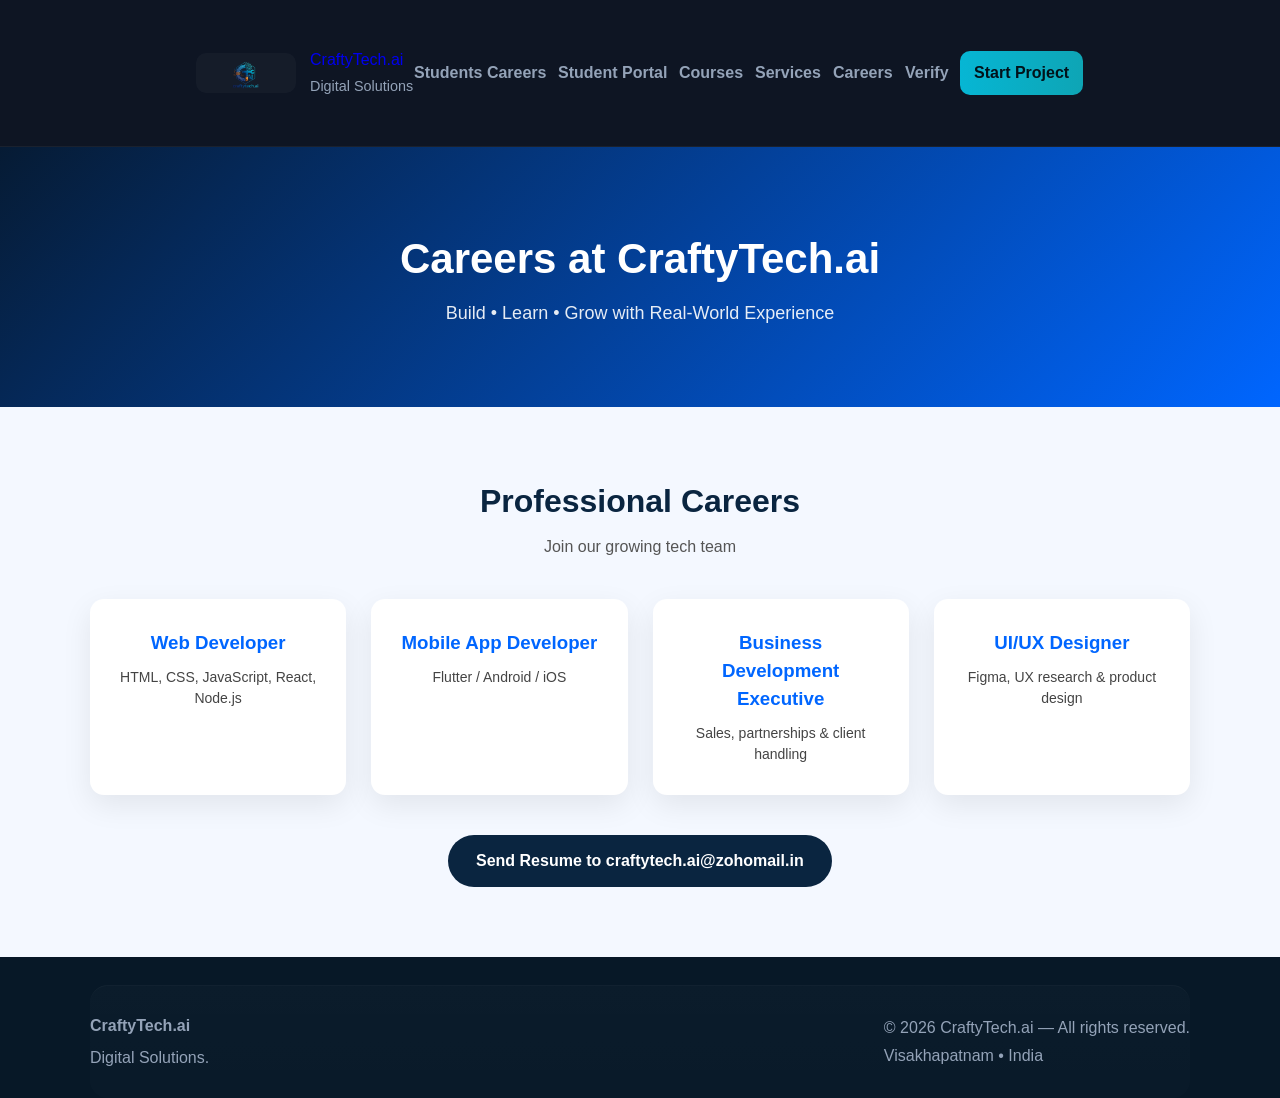
<file: carrers.html>
<!DOCTYPE html>
<html lang="en">
  <head>
  <meta charset="UTF-8" />
  <meta name="viewport" content="width=device-width, initial-scale=1.0"/>
  <title>Careers | CraftyTech.ai</title>
  <link rel="stylesheet" href="style.css">

  <style>
    /* ===== GLOBAL ===== */
    * {
      margin: 0;
      padding: 0;
      box-sizing: border-box;
      font-family: Arial, Helvetica, sans-serif;
    }

    /* body colors are handled by style.css for site consistency */

    a {
      text-decoration: none;
    }

    /* ===== HERO ===== */
    .career-hero {
      background: linear-gradient(135deg, #061b34, #0066ff);
      color: #fff;
      padding: 80px 20px;
      text-align: center;
    }

    .career-hero h1 {
      font-size: 42px;
      margin-bottom: 10px;
    }

    .career-hero p {
      font-size: 18px;
      opacity: 0.9;
    }

    /* ===== SECTION ===== */
    .career-section {
      padding: 70px 20px;
      text-align: center;
    }

    .alt-bg {
      background: #f4f8ff;
    }

    .career-section h2 {
      font-size: 32px;
      color: #0a2540;
      margin-bottom: 10px;
    }

    .section-subtitle {
      color: #555;
      margin-bottom: 40px;
    }

    /* ===== GRID ===== */
    .career-grid {
      display: grid;
      grid-template-columns: repeat(auto-fit, minmax(230px, 1fr));
      gap: 25px;
      max-width: 1100px;
      margin: auto;
    }

    .career-card {
      background: #fff;
      padding: 30px;
      border-radius: 14px;
      box-shadow: 0 10px 30px rgba(0,0,0,0.08);
      transition: transform 0.3s ease;
    }

    .career-card:hover {
      transform: translateY(-8px);
    }

    .career-card h3 {
      color: #0066ff;
      margin-bottom: 10px;
    }

    .career-card p {
      font-size: 14px;
      color: #444;
    }

    /* ===== BUTTONS ===== */
    .btn-primary,
    .btn-secondary {
      display: inline-block;
      margin-top: 40px;
      padding: 14px 28px;
      border-radius: 30px;
      font-weight: bold;
    }

    .btn-primary {
      background: #0066ff;
      color: #fff;
    }

    .btn-secondary {
      background: #0a2540;
      color: #fff;
    }

    /* ===== FOOTER ===== */
    .career-footer {
      background: #061b34;
      color: #fff;
      text-align: center;
      padding: 20px;
      margin-top: 40px;
    }

    /* ===== RESPONSIVE ===== */
    @media (max-width: 600px) {
      .career-hero h1 {
        font-size: 30px;
      }
    }
  </style>
</head>

<body>

  <header class="site-header">
    <div class="container header-inner" style="display: flex; justify-content: space-between; align-items: center;">
      <a href="index.html" class="brand">
          <div class="brand-logo-box">
            <img src="img/logo.png" alt="CraftyTech.ai Logo" style="width: 40px; height: auto;">
          </div>
        <div class="brand-text">
          <div class="brand-name">CraftyTech.ai</div>
          <div class="brand-tagline">Digital Solutions</div>
        </div>
      </a>
      <div class="hamburger">
        <div></div>
        <div></div>
        <div></div>
      </div>
      <nav class="main-nav">
        <a href="students.html" class="nav-link">Students Careers</a>
        <a href="students-portal.html" class="nav-link">Student Portal</a>
        <a href="courses.html" class="nav-link">Courses</a>
        <a href="index.html" class="nav-link">Services</a>
        <a href="carrers.html" class="nav-link">Careers</a>
        <a href="verify-certificates.html" class="nav-link">Verify</a>
        <a href="#contact" class="nav-link cta">Start Project</a>
      </nav>
    </div>
  </header>

  <!-- HERO -->
  <section class="career-hero">
    <h1>Careers at CraftyTech.ai</h1>
    <p>Build • Learn • Grow with Real-World Experience</p>
  </section>

  <!-- STUDENT CAREERS -->
  

  <!-- PROFESSIONAL CAREERS -->
  <section class="career-section alt-bg">
    <h2>Professional Careers</h2>
    <p class="section-subtitle">Join our growing tech team</p>

    <div class="career-grid">
      <div class="career-card">
        <h3>Web Developer</h3>
        <p>HTML, CSS, JavaScript, React, Node.js</p>
      </div>

      <div class="career-card">
        <h3>Mobile App Developer</h3>
        <p>Flutter / Android / iOS</p>
      </div>

      <div class="career-card">
        <h3>Business Development Executive</h3>
        <p>Sales, partnerships & client handling</p>
      </div>

      <div class="career-card">
        <h3>UI/UX Designer</h3>
        <p>Figma, UX research & product design</p>
      </div>
    </div>

    <a href="mailto:careers@craftytech.ai" class="btn-secondary">
      Send Resume to craftytech.ai@zohomail.in
    </a>
  </section>

  <!-- FOOTER -->
  <footer class="site-footer container">
    <div class="footer-flex">
      <div>
        <div style="font-weight: 800; font-size: 16px; color: var(--text-primary);">CraftyTech.ai</div>
        <div class="muted" style="margin-top: 8px;">Digital Solutions.</div>
      </div>
      <div>
         <div class="muted">© 2026 CraftyTech.ai — All rights reserved.</div>
         <div class="muted" style="margin-top:4px">Visakhapatnam • India</div>
      </div>
    </div>
  </footer>

</body>
</html>
</file>
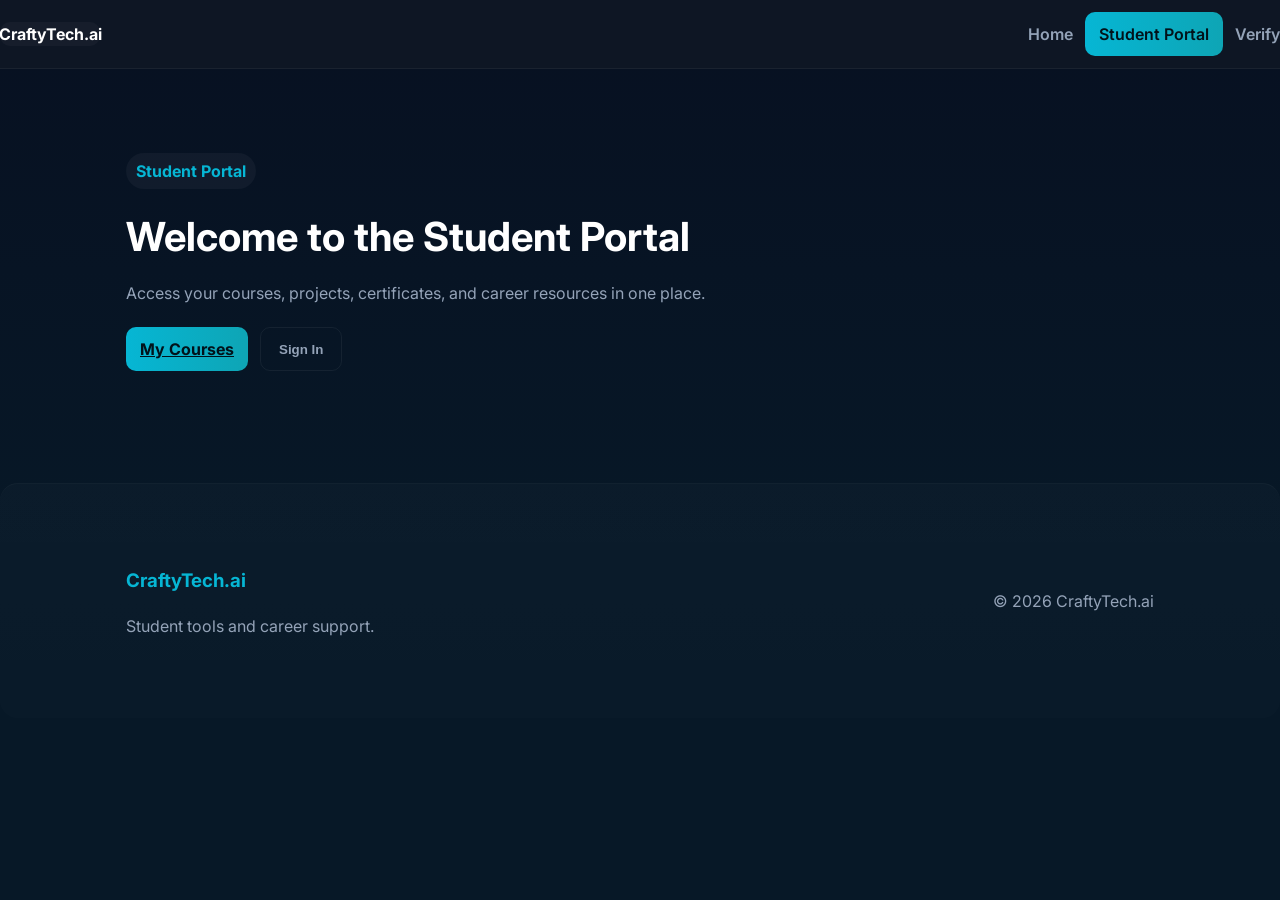
<file: students-lms.html>
<!DOCTYPE html>
<html lang="en">
<head>
  <meta charset="utf-8" />
  <meta name="viewport" content="width=device-width, initial-scale=1" />
  <title>Student LMS | CraftyTech.ai</title>
  <link href="https://fonts.googleapis.com/css2?family=Inter:wght@300;400;600;800&display=swap" rel="stylesheet">
  <link rel="stylesheet" href="style.css">
  <style>
    .lms-header { display:flex; justify-content:space-between; align-items:center; margin:24px 0; }
    .lms-card { padding:20px; border-radius:10px; border:1px solid #e6e6e6; background:#fff; color:#111; }
    .muted { color:#6b7280; }
  </style>
</head>
<body>
  <header class="container lms-header">
    <div>
      <h2>Student LMS</h2>
      <div class="muted">CraftyTech.ai Portal</div>
    </div>
    <div>
      <a href="students-portal.html" class="btn ghost">Back to Portal</a>
      <button id="signoutBtn" class="btn primary">Sign Out</button>
    </div>
  </header>

  <main class="container">
    <section class="lms-card">
      <h3 id="studentName">Student</h3>
      <p id="studentEmail" class="muted"></p>

      <h4 style="margin-top:16px;">Enrolled Courses</h4>
      <div id="enrolledList" class="muted">No courses enrolled yet.</div>

      <h4 style="margin-top:16px;">Certificates</h4>
      <div id="certificatesList" class="muted">Your verified certificates will appear here.</div>
    </section>
  </main>

  <script>
    (function(){
      // Prefer full student record if available
      let studentData = null;
      try{ studentData = JSON.parse(localStorage.getItem('studentData') || 'null'); }catch(e){ studentData = null; }

      const email = localStorage.getItem('studentEmail');
      if(!email && !studentData){
        window.location.href = 'students-portal.html';
        return;
      }

      function render(user){
        document.getElementById('studentName').textContent = user.name || user.email.split('@')[0];
        document.getElementById('studentEmail').textContent = user.email || '';
        // Joined date
        const joined = user.joined ? (new Date(user.joined)).toLocaleDateString() : null;
        if(joined){
          let joinedEl = document.getElementById('joinedDate');
          if(!joinedEl){
            joinedEl = document.createElement('div');
            joinedEl.id = 'joinedDate';
            joinedEl.style.marginTop = '8px';
            joinedEl.className = 'muted';
            document.querySelector('.lms-card').insertBefore(joinedEl, document.getElementById('enrolledList'));
          }
          joinedEl.textContent = 'Member since: ' + joined;
        }

        const enrolledEl = document.getElementById('enrolledList');
        if(Array.isArray(user.enrolled) && user.enrolled.length){
          // If progress data available, show progress bars per course
          if(user.progress){
            enrolledEl.innerHTML = '<div>' + user.enrolled.map(c=>{
              const p = user.progress[c] || 0;
              return `<div style="margin-bottom:10px;"><div style="font-weight:600;">${c}</div><div style="background:#e6e6e6;border-radius:8px;height:10px;overflow:hidden;margin-top:6px;"><div style="width:${p}%;height:100%;background:linear-gradient(90deg,#06b6d4,#0ea5b5);"></div></div><div class="muted" style="font-size:13px;margin-top:4px;">Progress: ${p}%</div></div>`;
            }).join('') + '</div>';
          } else {
            enrolledEl.innerHTML = '<ul>' + user.enrolled.map(c=>`<li>${c}</li>`).join('') + '</ul>';
          }
        } else {
          enrolledEl.textContent = 'No courses enrolled yet.';
        }

        const certsEl = document.getElementById('certificatesList');
        if(Array.isArray(user.certificates) && user.certificates.length){
          certsEl.innerHTML = '<ul>' + user.certificates.map(c=>`<li>${c}</li>`).join('') + '</ul>';
        } else {
          certsEl.textContent = 'Your verified certificates will appear here.';
        }
      }

      if(studentData){
        render(studentData);
      } else {
        // fetch students.json to match the stored email
        fetch('students.json', {cache: 'no-store'}).then(r=>{
          if(!r.ok) throw new Error('network');
          return r.json();
        }).then(list=>{
          const user = list.find(u=>u.email.toLowerCase() === email.toLowerCase());
          if(!user){
            // no matching account
            localStorage.removeItem('studentEmail');
            window.location.href = 'students-portal.html';
            return;
          }
          localStorage.setItem('studentData', JSON.stringify(user));
          render(user);
        }).catch(()=>{
          // if fetch fails, show minimal info
          document.getElementById('studentName').textContent = email.split('@')[0];
          document.getElementById('studentEmail').textContent = email;
        });
      }

      document.getElementById('signoutBtn').addEventListener('click', function(){
        try{ sessionStorage.setItem('autoSignedOut','1'); }catch(e){}
        localStorage.removeItem('studentEmail');
        localStorage.removeItem('studentData');
        window.location.href = 'students-portal.html';
      });

      // Auto-logout when the user leaves the LMS or returns to another page.
      function autoLogout(){
        try{ sessionStorage.setItem('autoSignedOut','1'); }catch(e){}
        try{
          localStorage.removeItem('studentEmail');
          localStorage.removeItem('studentData');
        }catch(e){}
      }
      window.addEventListener('beforeunload', autoLogout);
      window.addEventListener('pagehide', autoLogout);
      document.addEventListener('visibilitychange', function(){ if(document.hidden) autoLogout(); });
    })();
  </script>
</body>
</html>
</file>
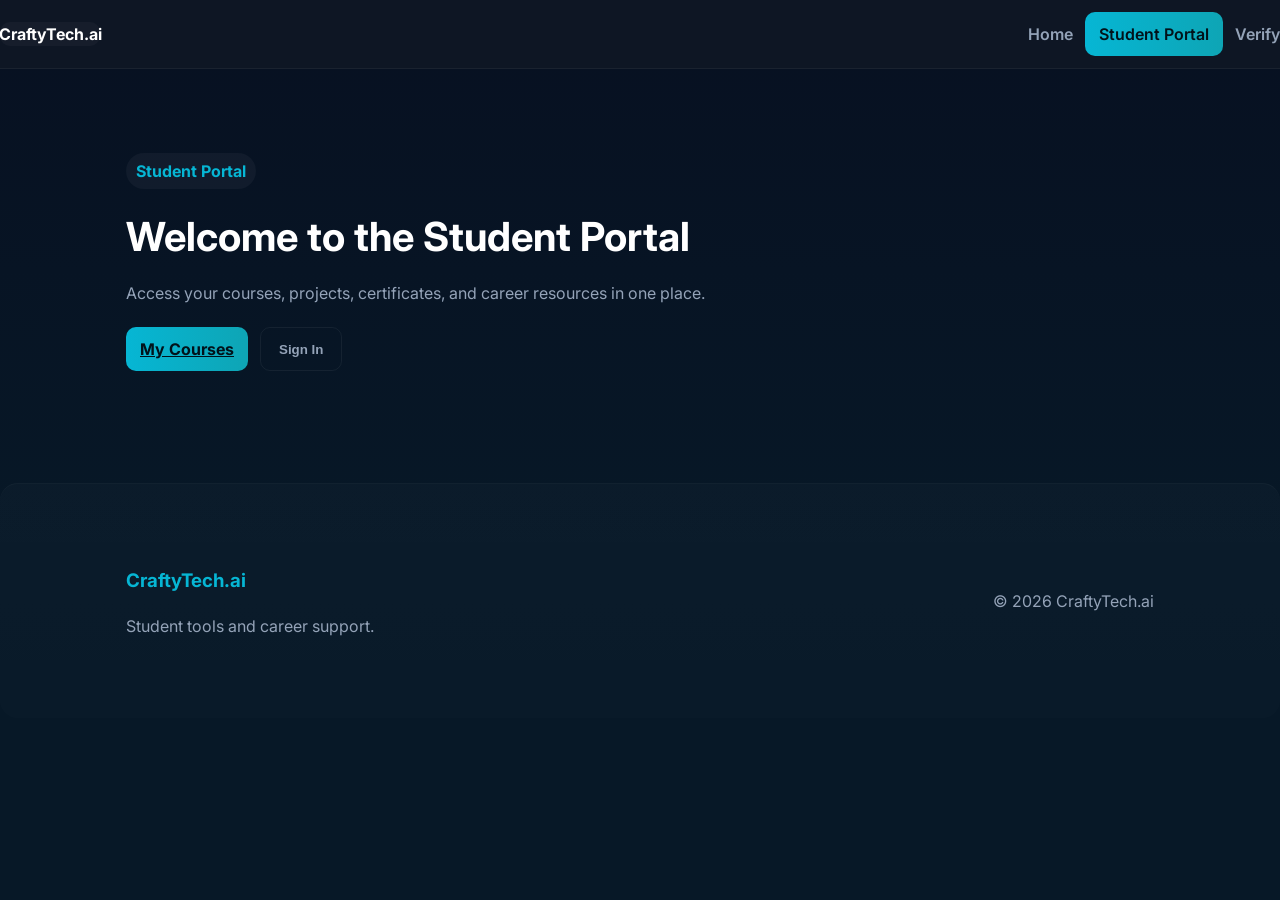
<file: students-portal.html>
<!DOCTYPE html>
<html lang="en">
<head>
    <meta charset="UTF-8" />
    <meta name="viewport" content="width=device-width, initial-scale=1.0" />
    <title>Student Portal | CraftyTech.ai</title>
    <link href="https://fonts.googleapis.com/css2?family=Inter:wght@300;400;600;800&display=swap" rel="stylesheet">
    <link rel="stylesheet" href="style.css">
</head>
<body>
<header>
    <div class="brand">
        <div class="logo">CraftyTech.ai</div>
    </div>
    <nav>
        <a href="index.html">Home</a>
        <a href="students-portal.html" class="cta">Student Portal</a>
        <a href="verify-certificates.html">Verify</a>
    </nav>
</header>

<!-- Portal alert (shown after auto sign-out) -->
<div id="portalAlert" style="display:none; max-width:960px; margin:12px auto 0; padding:0 12px;"></div>

<main class="container">
    <section class="hero">
        <div>
            <span class="eyebrow">Student Portal</span>
            <h1>Welcome to the Student Portal</h1>
            <p class="lead">Access your courses, projects, certificates, and career resources in one place.</p>
            <div class="buttons">
                <a href="courses.html" class="btn primary">My Courses</a>
                <button id="signinBtn" class="btn ghost">Sign In</button>
            </div>
        </div>
    </section>
    
</main>

<footer>
    <div class="container">
        <div style="display:flex; justify-content:space-between; align-items:center;">
            <div>
                <h3 style="color:#06b6d4;">CraftyTech.ai</h3>
                <p class="muted">Student tools and career support.</p>
            </div>
            <div class="muted">&copy; 2026 CraftyTech.ai</div>
        </div>
    </div>
</footer>

<!-- Email Login Modal -->
<div id="loginModal" style="display:none; position:fixed; inset:0; background:rgba(0,0,0,0.6); align-items:center; justify-content:center; z-index:9999;"> 
    <div style="background:#fff; color:#111; padding:20px; border-radius:8px; width:320px; max-width:90%;">
        <h3 style="margin-top:0;">Student Sign In</h3>
        <form id="signinForm">
            <label for="studentEmail">Email address</label>
            <input id="studentEmail" name="email" type="email" placeholder="you@example.com" style="width:100%; padding:8px; margin-top:8px; margin-bottom:8px; border:1px solid #ccc; border-radius:4px;" required>
            <div id="loginError" style="color:#c00; font-size:13px; height:18px;"></div>
            <div style="display:flex; gap:8px; justify-content:flex-end; margin-top:12px;">
                <button type="button" id="cancelLogin" style="padding:8px 12px; border-radius:6px; border:1px solid #ccc; background:#f4f4f4;">Cancel</button>
                <button type="submit" style="padding:8px 12px; border-radius:6px; border:none; background:#06b6d4; color:#042;">Login</button>
            </div>
        </form>
    </div>
</div>

<script>
document.addEventListener('DOMContentLoaded', function(){
        // show auto-logout message if present
        try{
            const portalAlert = document.getElementById('portalAlert');
            if(sessionStorage.getItem('autoSignedOut')){
                portalAlert.innerHTML = '<div style="background:#fff3cd;border:1px solid #ffeeba;color:#856404;padding:12px;border-radius:6px;">You were signed out for security. Please sign in again.</div>';
                portalAlert.style.display = 'block';
                sessionStorage.removeItem('autoSignedOut');
                setTimeout(()=>{ portalAlert.style.display='none'; }, 6000);
            }
        }catch(e){}

    const signinBtn = document.getElementById('signinBtn');
    const loginModal = document.getElementById('loginModal');
    const signinForm = document.getElementById('signinForm');
    const cancelLogin = document.getElementById('cancelLogin');
    const loginError = document.getElementById('loginError');

    function openModal(){ loginModal.style.display = 'flex'; loginError.textContent = ''; document.getElementById('studentEmail').focus(); }
    function closeModal(){ loginModal.style.display = 'none'; }

    signinBtn.addEventListener('click', function(){
        const saved = localStorage.getItem('studentEmail');
        if(saved){ alert('Already signed in as ' + saved); return; }
        openModal();
    });

        // (demo login removed)

    cancelLogin.addEventListener('click', function(){ closeModal(); });

    signinForm.addEventListener('submit', function(e){
        e.preventDefault();
        const email = document.getElementById('studentEmail').value.trim();
        const re = /^\S+@\S+\.\S+$/;
        if(!re.test(email)){
            loginError.textContent = 'Please enter a valid email address.';
            return;
        }
        loginError.textContent = 'Checking...';
        fetch('students.json', {cache: 'no-store'}).then(r=>{
            if(!r.ok) throw new Error('Network');
            return r.json();
        }).then(list=>{
            const user = list.find(u => u.email.toLowerCase() === email.toLowerCase());
            if(!user){
                loginError.textContent = 'No account found for that email. Contact support.';
                return;
            }
            // Save matched user record and redirect to LMS
            localStorage.setItem('studentEmail', user.email);
            localStorage.setItem('studentData', JSON.stringify(user));
            window.location.href = 'students-lms.html';
        }).catch(()=>{
            loginError.textContent = 'Unable to validate at this time. Try again later.';
        });
    });

    const saved = localStorage.getItem('studentEmail');
    if(saved){ signinBtn.textContent = 'Signed in: ' + saved.split('@')[0]; signinBtn.disabled = true; }
});
</script>

</body>
</html>
</file>
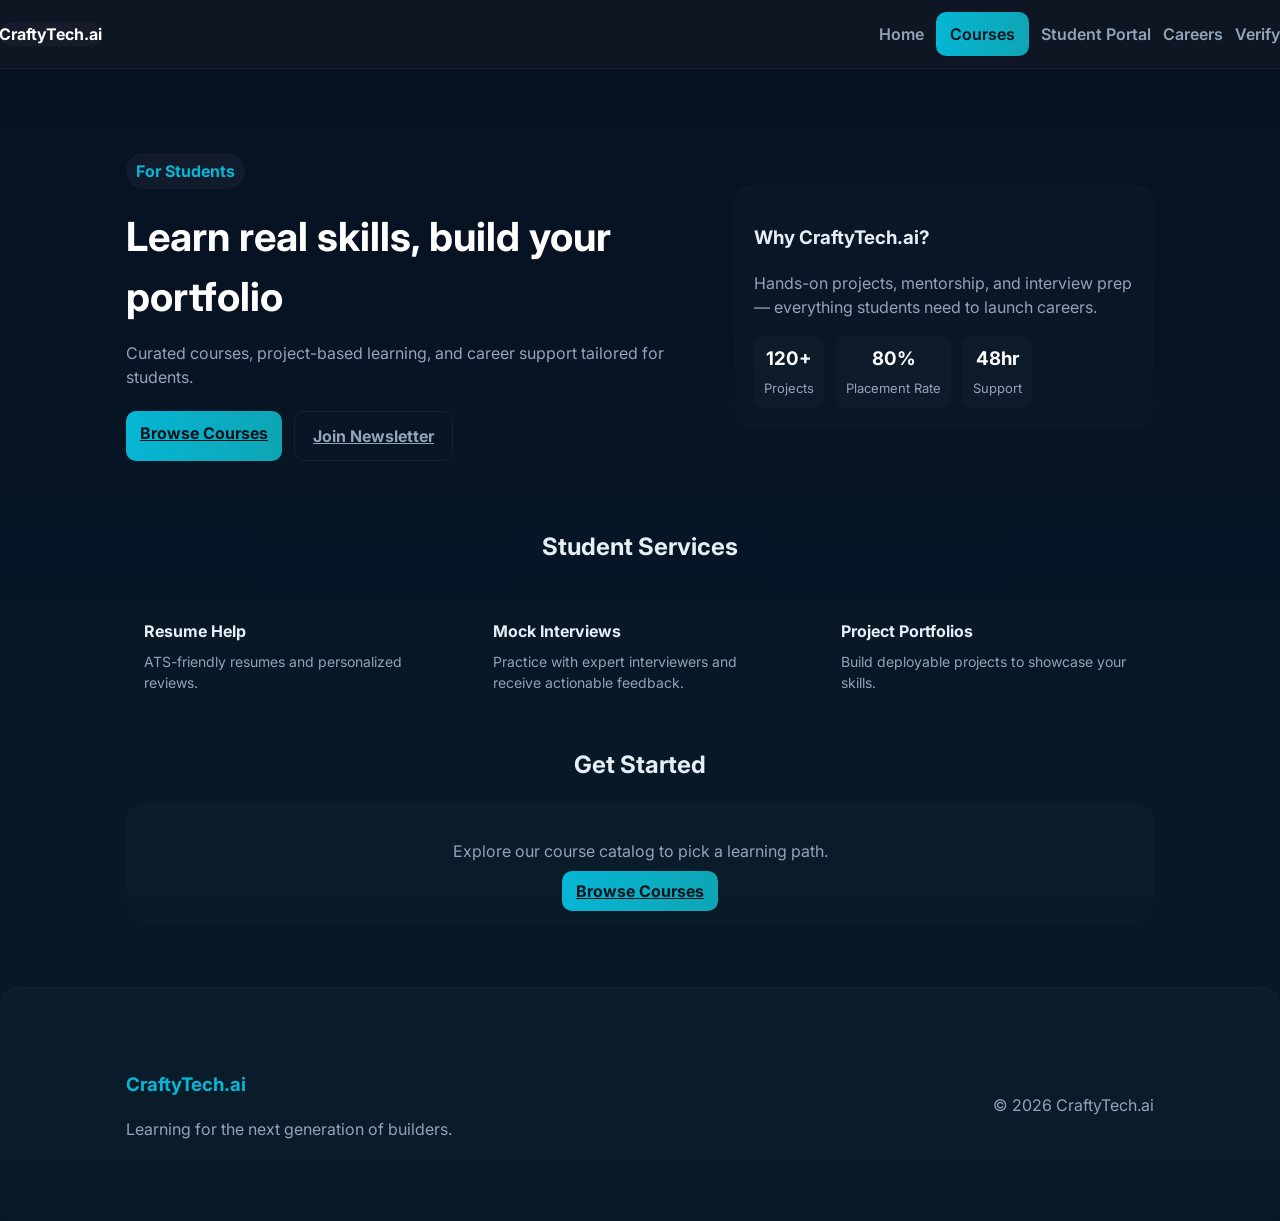
<file: students.html>
<!DOCTYPE html>
<html lang="en">
<head>
    <meta charset="UTF-8" />
    <meta name="viewport" content="width=device-width, initial-scale=1.0" />
    <title>CraftyTech.ai | Students</title>
    <meta name="description" content="Courses and student resources from CraftyTech.ai" />
    <link href="https://fonts.googleapis.com/css2?family=Inter:wght@300;400;600;800&display=swap" rel="stylesheet">
    <link rel="stylesheet" href="https://cdnjs.cloudflare.com/ajax/libs/font-awesome/6.4.0/css/all.min.css">
    <link rel="stylesheet" href="style.css">
</head>
<body>
<header>
    <div class="brand">
        <div class="logo">CraftyTech.ai</div>
    </div>
    <nav>
        <a href="index.html">Home</a>
        <a href="courses.html" class="cta">Courses</a>
        <a href="students-portal.html">Student Portal</a>
        <a href="careers.html">Careers</a>
        <a href="verify-certificates.html">Verify</a>
    </nav>
</header>

<main class="container">
    <section class="hero">
        <div>
            <span class="eyebrow">For Students</span>
            <h1>Learn real skills, build your portfolio</h1>
            <p class="lead">Curated courses, project-based learning, and career support tailored for students.</p>
            <div class="buttons">
                <a href="courses.html" class="btn primary">Browse Courses</a>
                <a href="#" class="btn ghost">Join Newsletter</a>
            </div>
        </div>
        <div class="card">
            <h3>Why CraftyTech.ai?</h3>
            <p class="muted">Hands-on projects, mentorship, and interview prep — everything students need to launch careers.</p>
            <div class="stats" style="margin-top:12px;">
                <div class="stat"><h3>120+</h3><p>Projects</p></div>
                <div class="stat"><h3>80%</h3><p>Placement Rate</p></div>
                <div class="stat"><h3>48hr</h3><p>Support</p></div>
            </div>
        </div>
    </section>

    <section>
        <h2 class="center">Student Services</h2>
        <div class="services">
            <div class="service card">
                <h4>Resume Help</h4>
                <p class="muted">ATS-friendly resumes and personalized reviews.</p>
            </div>
            <div class="service card">
                <h4>Mock Interviews</h4>
                <p class="muted">Practice with expert interviewers and receive actionable feedback.</p>
            </div>
            <div class="service card">
                <h4>Project Portfolios</h4>
                <p class="muted">Build deployable projects to showcase your skills.</p>
            </div>
        </div>
    </section>

    <section>
        <h2 class="center">Get Started</h2>
        <div class="card center">
            <p class="muted">Explore our course catalog to pick a learning path.</p>
            <a href="courses.html" class="btn primary" style="margin-top:12px;">Browse Courses</a>
        </div>
    </section>
</main>

<footer>
    <div class="container">
        <div style="display:flex; justify-content:space-between; align-items:center;">
            <div>
                <h3 style="color:#06b6d4;">CraftyTech.ai</h3>
                <p class="muted">Learning for the next generation of builders.</p>
            </div>
            <div class="muted">&copy; 2026 CraftyTech.ai</div>
        </div>
    </div>
</footer>

</body>
</html>
</file>
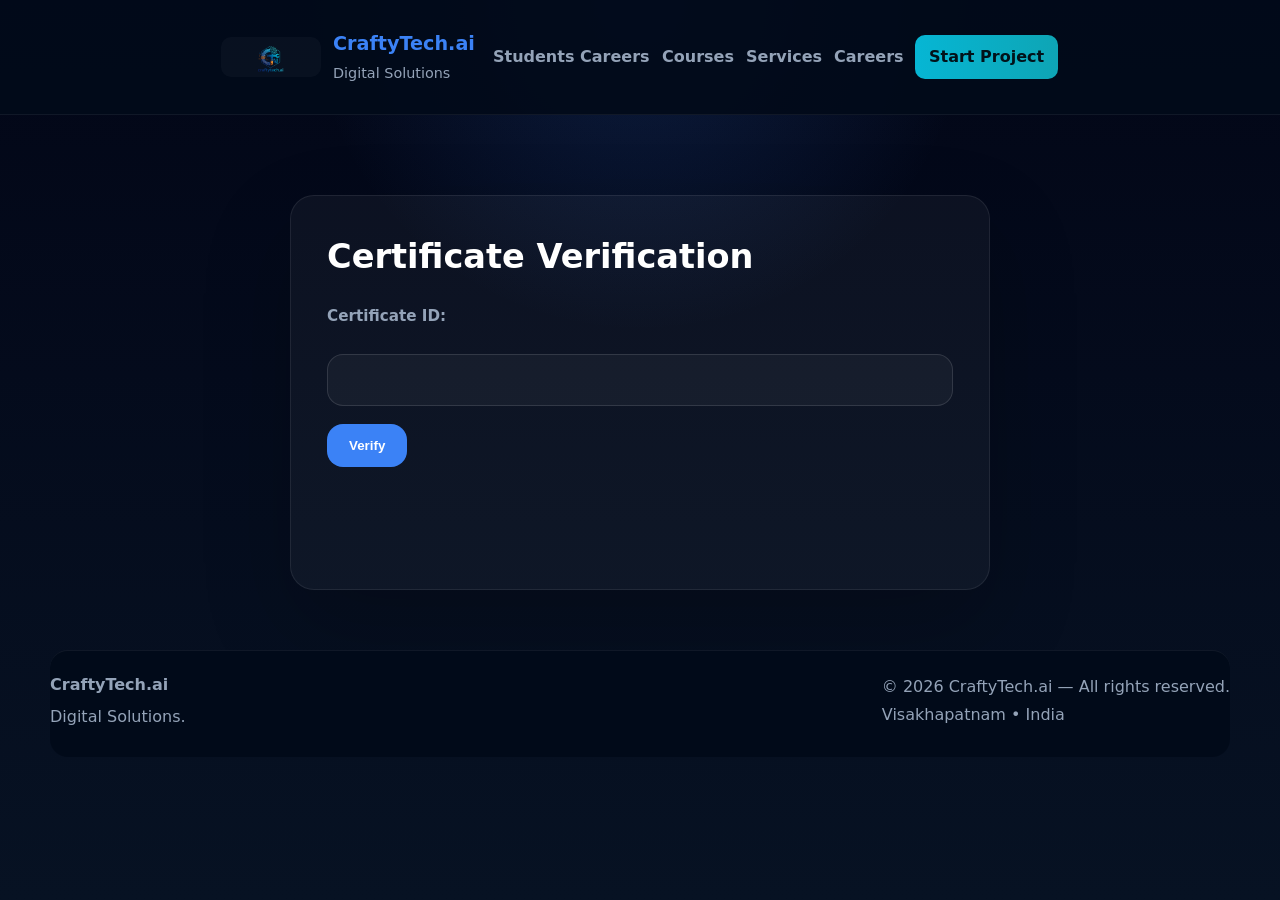
<file: verify-certificates.html>
<!DOCTYPE html>
<html lang="en">
        <head>
                <meta charset="UTF-8">
                <meta name="viewport" content="width=device-width, initial-scale=1.0">
                <title>Verify Certificates — CraftyTech.ai</title>
                <link rel="stylesheet" href="style.css">
                <style>
                    body {
                        margin: 0;
                        min-height: 100vh;
                        background: radial-gradient(circle at top, rgba(59, 130, 246, 0.18), transparent 30%),
                                    linear-gradient(180deg, #020617 0%, #071223 100%);
                        color: #e2efff;
                        font-family: Inter, system-ui, -apple-system, BlinkMacSystemFont, 'Segoe UI', sans-serif;
                    }

                    .container {
                        max-width: 1180px;
                        margin: 0 auto;
                        padding: 0 20px;
                    }

                    .site-header {
                        background: rgba(2, 10, 25, 0.92);
                        border-bottom: 1px solid rgba(255, 255, 255, 0.06);
                        position: sticky;
                        top: 0;
                        z-index: 50;
                    }

                    .header-inner {
                        display: flex;
                        justify-content: space-between;
                        align-items: center;
                        gap: 18px;
                        padding: 18px 0;
                    }

                    .brand {
                        display: flex;
                        align-items: center;
                        gap: 12px;
                        text-decoration: none;
                        color: #fff;
                    }

                    .brand-name {
                        font-size: 1.2rem;
                        font-weight: 800;
                        color: #3b82f6;
                    }

                    .brand-tagline {
                        font-size: 0.9rem;
                        color: #94a3b8;
                    }

                    .main-nav {
                        display: flex;
                        flex-wrap: wrap;
                        gap: 12px;
                    }

                    .nav-link {
                        color: #cbd5e1;
                        text-decoration: none;
                        font-weight: 600;
                        transition: color 0.2s ease;
                    }

                    .nav-link:hover {
                        color: #3b82f6;
                    }

                    .nav-link.cta {
                        padding: 10px 18px;
                        border-radius: 999px;
                        background: rgba(59, 130, 246, 0.18);
                    }

                    main {
                        padding: 80px 0 60px;
                    }

                    section {
                        max-width: 700px;
                        margin: 0 auto;
                        padding: 36px 36px 32px;
                        background: rgba(255, 255, 255, 0.04);
                        border: 1px solid rgba(255, 255, 255, 0.08);
                        border-radius: 24px;
                        box-shadow: 0 36px 90px rgba(0, 0, 0, 0.2);
                    }

                    section h2 {
                        margin: 0 0 22px;
                        font-size: 2.1rem;
                        color: #ffffff;
                    }

                    form {
                        display: grid;
                        gap: 18px;
                    }

                    label {
                        color: #94a3b8;
                        font-size: 0.95rem;
                    }

                    input {
                        width: 100%;
                        padding: 16px 18px;
                        border-radius: 16px;
                        border: 1px solid rgba(255, 255, 255, 0.12);
                        background: rgba(255, 255, 255, 0.04);
                        color: #f8fafc;
                        font-size: 1rem;
                    }

                    input:focus {
                        outline: 2px solid rgba(59, 130, 246, 0.45);
                        outline-offset: 2px;
                    }

                    button {
                        cursor: pointer;
                        width: fit-content;
                        padding: 14px 22px;
                        border: none;
                        border-radius: 16px;
                        background: #3b82f6;
                        color: #ffffff;
                        font-weight: 700;
                        transition: background 0.2s ease;
                    }

                    button:hover {
                        background: #2563eb;
                    }

                    #verification-result {
                        margin-top: 18px;
                        font-size: 0.98rem;
                        color: #cbd5e1;
                        min-height: 72px;
                    }

                    .site-footer {
                        background: rgba(2, 10, 25, 0.92);
                        border-top: 1px solid rgba(255, 255, 255, 0.06);
                        padding: 22px 0 28px;
                        color: #94a3b8;
                    }

                    .footer-flex {
                        display: flex;
                        justify-content: space-between;
                        gap: 24px;
                        flex-wrap: wrap;
                    }

                    .muted {
                        color: #94a3b8;
                    }

                    @media (max-width: 820px) {
                        .header-inner,
                        .footer-flex {
                            flex-direction: column;
                            align-items: flex-start;
                        }

                        .main-nav {
                            width: 100%;
                        }

                        section {
                            padding: 28px 24px;
                        }
                    }
                </style>
        </head>
        <body>
        <header class="site-header">
            <div class="container header-inner" style="display: flex; justify-content: space-between; align-items: center;">
                <a href="index.html" class="brand">
                        <div class="brand-logo-box">
                            <img src="img/logo.png" alt="CraftyTech.ai Logo" style="width: 40px; height: auto;">
                        </div>
                    <div class="brand-text">
                        <div class="brand-name">CraftyTech.ai</div>
                        <div class="brand-tagline">Digital Solutions</div>
                    </div>
                </a>
                <nav class="main-nav">
                    <a href="students.html" class="nav-link">Students Careers</a>
                    <a href="courses.html" class="nav-link">Courses</a>
                    <a href="index.html" class="nav-link">Services</a>
                    <a href="carrers.html" class="nav-link">Careers</a>
                    <a href="#contact" class="nav-link cta">Start Project</a>
                </nav>
            </div>
        </header>
    <main>
        <section>
            <h2>Certificate Verification</h2>
            <form id="certificate-verification-form">
                <label for="certificate-id">Certificate ID:</label>
                <input type="text" id="certificate-id" name="certificate-id" required>
                <button type="submit">Verify</button>
            </form>
            <div id="verification-result"></div>
        </section>
    </main>
        <footer class="site-footer container">
                <div class="footer-flex">
                    <div>
                        <div style="font-weight: 800; font-size: 16px; color: var(--text-primary);">CraftyTech.ai</div>
                        <div class="muted" style="margin-top: 8px;">Digital Solutions.</div>
                    </div>
                    <div>
                         <div class="muted">© 2026 CraftyTech.ai — All rights reserved.</div>
                         <div class="muted" style="margin-top:4px">Visakhapatnam • India</div>
                    </div>
                </div>
        </footer>
    <script>
        document.getElementById('certificate-verification-form').addEventListener('submit', function(event) {
            event.preventDefault();
            const certificateId = document.getElementById('certificate-id').value;
            const resultDiv = document.getElementById('verification-result');

            // Simulate verification logic
            if (certificateId === '12345') {
                resultDiv.innerHTML = '<p style="color: green;">Certificate is valid.</p>' +
                                      '<p>Certificate ID: 12345</p>' +
                                      '<p> Name: John Doe</p>' +
                                      '<p>Course: Web Development</p>' +
                                      '<p>Completion Date: January 15, 2026</p>';
            } else if (certificateId === 'CT001') {
                resultDiv.innerHTML = '<p style="color: green;">Certificate is valid.</p>' +
                                      '<p>Certificate ID: CT001</p>' +
                                      '<p>Course: Data Science</p>' +
                                      '<p>Completion Date: February 10, 2026</p>';
            } else {
                resultDiv.textContent = 'Certificate is invalid.';
                resultDiv.style.color = 'red';
            }
        });
    </script>
</body>
</html>
</file>
<file: style.css>
/* Color variables */
:root {
  --bg: #0f1724;
  --muted: #94a3b8;
  --accent: #06b6d4;
  --accent-2: #0ea5b5;
  --card: #0b1220;
  --glass: rgba(255, 255, 255, 0.03);
  --radius: 14px;
  --maxw: 1100px;
  --sans: Inter, ui-sans-serif, system-ui, -apple-system, "Segoe UI", Roboto, "Helvetica Neue", Arial;
}

* {
  box-sizing: border-box;
}

html {
  scroll-behavior: smooth;
}

/* Main body styles and background gradient */
body {
  margin: 0;
  font-family: var(--sans);
  background: linear-gradient(180deg, #071021 0%, #071827 60%);
  color: #e6eef6;
  line-height: 1.5;
  min-height: 100vh;
}

.container {
  max-width: var(--maxw);
  margin: 0 auto;
  padding: 36px;
}

/* Header and Navigation */
header {
  display: flex;
  align-items: center;
  justify-content: space-between;
  padding: 12px 0;
  position: sticky;
  top: 0;
  z-index: 1000;
  background: rgba(15, 23, 36, 0.95);
  border-bottom: 1px solid rgba(255, 255, 255, 0.05);
}

.brand {
  display: flex;
  align-items: center;
  gap: 14px;
}

.logo,
.brand-logo-box {
  width: 100px;
  height: auto;
  border-radius: 10px;
  background: var(--glass);
  display: flex;
  align-items: center;
  justify-content: center;
  font-weight: 700;
  color: #fff;
}

.brand-text {
  display: flex;
  flex-direction: column;
  gap: 4px;
}

.brand-name,
.logo {
  font-size: 1rem;
}

.brand-tagline {
  color: var(--muted);
  font-size: 0.9rem;
}

nav {
  display: flex;
  align-items: center;
  flex-wrap: wrap;
  gap: 12px;
}

nav a,
.main-nav .nav-link {
  color: var(--muted);
  text-decoration: none;
  margin-left: 0;
  font-weight: 600;
}

nav a.cta,
.main-nav .nav-link.cta,
.btn.primary {
  background: linear-gradient(90deg, var(--accent), var(--accent-2));
  padding: 10px 14px;
  border-radius: 10px;
  color: #02121a;
  border: none;
}

nav a:hover,
.main-nav .nav-link:hover,
.btn:hover {
  opacity: 0.95;
}

/* Hero Section */
.hero {
  display: grid;
  grid-template-columns: 1fr 420px;
  gap: 28px;
  align-items: center;
  padding: 48px 0;
}

.eyebrow {
  display: inline-block;
  background: rgba(255, 255, 255, 0.04);
  padding: 6px 10px;
  border-radius: 999px;
  color: var(--accent);
  font-weight: 700;
  margin-bottom: 18px;
}

h1 {
  font-size: 40px;
  margin: 0 0 14px;
  color: #ffffff;
}

p.lead {
  color: var(--muted);
  margin: 0 0 22px;
}

.buttons {
  display: flex;
  gap: 12px;
  flex-wrap: wrap;
}

.btn {
  padding: 12px 18px;
  border-radius: 10px;
  font-weight: 700;
  border: 0;
  cursor: pointer;
  color: #fff;
}

.btn.ghost,
button.ghost {
  background: transparent;
  border: 1px solid rgba(255, 255, 255, 0.06);
  color: var(--muted);
}

/* Cards and Stats */
.card,
.lms-card,
.service,
.project,
.site-footer,
footer {
  background: linear-gradient(180deg, rgba(255, 255, 255, 0.02), rgba(255, 255, 255, 0.01));
  border-radius: 18px;
}

.card,
.lms-card,
.service,
.project {
  padding: 20px;
}

.lms-card {
  border-radius: 18px;
  border: 1px solid rgba(255, 255, 255, 0.08);
  background: rgba(255, 255, 255, 0.03);
  color: #e6eef6;
}

.stats {
  display: flex;
  gap: 12px;
  align-items: center;
}

.stat {
  padding: 10px;
  border-radius: 12px;
  background: rgba(255, 255, 255, 0.02);
  text-align: center;
}

.stat h3 {
  margin: 0;
  color: #fff;
}

.stat p {
  margin: 6px 0 0;
  color: var(--muted);
  font-size: 13px;
}

/* Services Section */
.services {
  display: grid;
  grid-template-columns: repeat(3, 1fr);
  gap: 18px;
  margin: 36px 0;
}

.service {
  background: linear-gradient(180deg, rgba(255, 255, 255, 0.01), rgba(255, 255, 255, 0.00));
  padding: 18px;
  border-radius: 12px;
}

.service h4 {
  margin: 0 0 8px;
}

.service p {
  margin: 0;
  color: var(--muted);
  font-size: 14px;
}

/* Portfolio Section */
.portfolio {
  display: grid;
  grid-template-columns: repeat(3, 1fr);
  gap: 14px;
  margin: 24px 0;
}

.project {
  border-radius: 12px;
  overflow: hidden;
  background: #06111a;
}

.project img {
  width: 100%;
  display: block;
}

.project .meta {
  padding: 12px;
}

/* Forms and inputs */
label {
  display: block;
  color: #f8fafc;
  margin-bottom: 8px;
  font-weight: 600;
}

input,
textarea,
select {
  width: 100%;
  padding: 12px 14px;
  border: 1px solid rgba(255, 255, 255, 0.12);
  border-radius: 12px;
  background: rgba(255, 255, 255, 0.04);
  color: #e6eef6;
  outline: none;
  transition: border-color 200ms ease, background-color 200ms ease;
}

input:focus,
textarea:focus,
select:focus {
  border-color: var(--accent);
  background: rgba(255, 255, 255, 0.08);
}

button,
input[type="submit"],
input[type="button"] {
  cursor: pointer;
}

form {
  display: grid;
  gap: 16px;
  margin-top: 18px;
}

/* Footer */
footer,
.site-footer {
  padding: 28px 0;
  color: var(--muted);
  border-top: 1px solid rgba(255, 255, 255, 0.03);
  margin-top: 28px;
}

.site-footer .footer-flex,
footer .footer-flex {
  display: flex;
  justify-content: space-between;
  align-items: center;
  gap: 18px;
}

footer .muted,
.site-footer .muted {
  color: var(--muted);
}

/* Responsive Design */
@media (max-width: 980px) {
  .hero {
    grid-template-columns: 1fr;
  }
  .services {
    grid-template-columns: repeat(2, 1fr);
  }
  .portfolio {
    grid-template-columns: repeat(2, 1fr);
  }
  .site-footer .footer-flex,
  footer .footer-flex {
    flex-direction: column;
    align-items: flex-start;
  }
}

@media (max-width: 640px) {
  .brand .name {
    display: none;
  }
  nav {
    flex-direction: column;
    align-items: flex-start;
  }
  .services,
  .portfolio {
    grid-template-columns: 1fr;
  }
  h1 {
    font-size: 28px;
  }
  .hero {
    padding: 28px 0;
  }
}

/* small utilities */
.muted {
  color: var(--muted);
}

.chip {
  display: inline-block;
  padding: 6px 10px;
  background: rgba(255, 255, 255, 0.02);
  border-radius: 999px;
}

.center {
  text-align: center;
}

/* Site-wide motion improvements */
:root {
  --motion-speed: 320ms;
  --motion-ease: cubic-bezier(0.22, 1, 0.36, 1);
}

/* Smooth transitions for common interactive elements */
.btn, .card, .service, .project, .project img, a, nav a, .chip, .stat, .portfolio img {
  transition: transform var(--motion-speed) var(--motion-ease),
              box-shadow var(--motion-speed) var(--motion-ease),
              opacity var(--motion-speed) var(--motion-ease),
              background-color var(--motion-speed) var(--motion-ease),
              border-color var(--motion-speed) var(--motion-ease);
  will-change: transform;
}

/* Respect reduced motion */
@media (prefers-reduced-motion: reduce) {
  html { scroll-behavior: auto; }
  .btn, .card, .service, .project, .project img, a, nav a, .chip, .stat, .portfolio img {
    transition: none !important;
    animation: none !important;
  }
}
</file>
